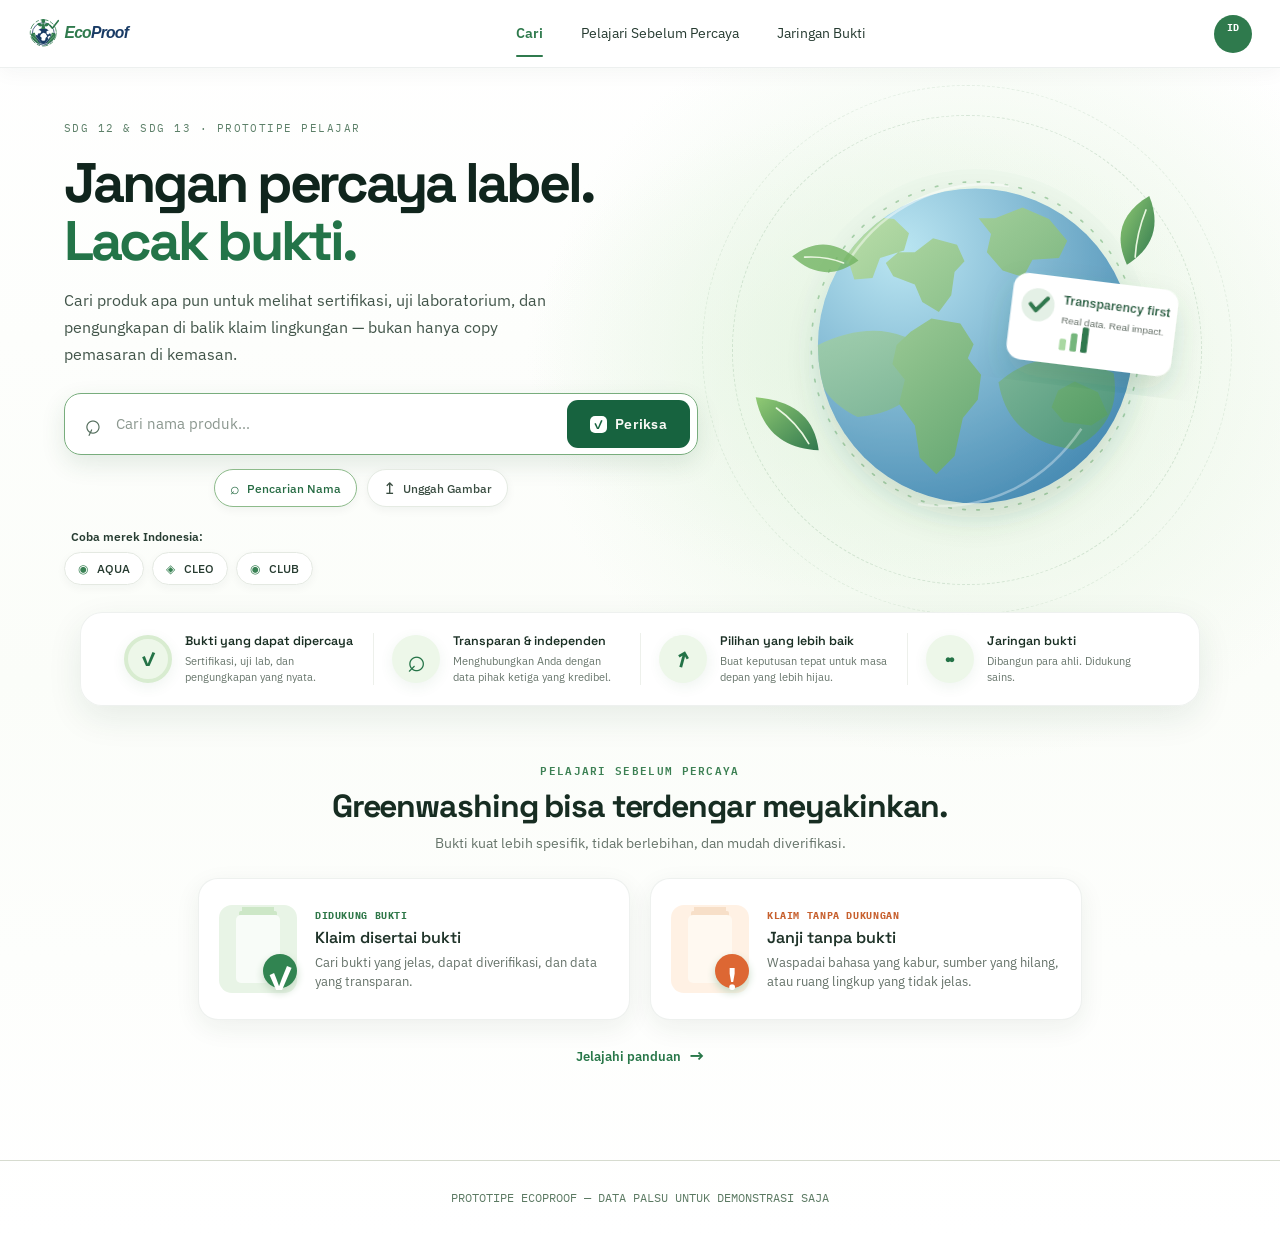
<file: index.html>
<!DOCTYPE html>
<html lang="id">
<head>
<meta charset="UTF-8">
<meta name="viewport" content="width=device-width, initial-scale=1.0">
<title>EcoProof — Evidence Before Marketing</title>
<link rel="preconnect" href="https://fonts.googleapis.com">
<link href="https://fonts.googleapis.com/css2?family=Space+Grotesk:wght@400;500;600;700&family=IBM+Plex+Sans:wght@400;500;600&family=IBM+Plex+Mono:wght@400;500;600&display=swap" rel="stylesheet">
<link rel="stylesheet" href="style.css?v=20260929-layoutfix">
</head>
<body>

<header class="site-header">
  <a class="logo" href="index.html" aria-label="EcoProof home"><img src="ecoproof-logo.svg?v=20260929-layoutfix" alt="EcoProof" /></a>
  <nav id="primaryNav">
    <a href="index.html" class="active" data-i18n="nav.search">Search</a>
    <a href="learn.html" data-i18n="nav.learn">Learn Before You Believe</a>
    <a href="evidence.html" data-i18n="nav.evidence">Evidence Network</a>
  </nav>
  <div class="header-actions">
    <button class="menu-toggle" id="menuToggle" type="button" aria-controls="primaryNav" aria-expanded="false" aria-label="Open navigation" onclick="toggleNav()"><span class="menu-glyph" aria-hidden="true">☰</span></button>
    <button class="lang-switch" type="button" onclick="toggleLanguage()" aria-label="Switch language">
      <span data-i18n="lang.toggle">EN / ID</span>
    </button>
  </div>
</header>

<main class="home-main">
  <section class="hero home-hero">
    <div class="hero-copy">
      <span class="eyebrow" data-i18n="hero.badge">SDG 12 &amp; SDG 13 · Student Prototype</span>
      <h1 data-i18n="hero.title">Don't trust the label.<br><em>Trace the evidence.</em></h1>
      <p class="sub" data-i18n="hero.subtitle">Search any product to see the certifications, lab tests, and disclosures behind its environmental claims — not just the marketing copy on the box.</p>

      <div class="search-box">
        <span class="search-symbol" aria-hidden="true">⌕</span>
        <input id="searchInput" type="text" data-i18n-placeholder="search.placeholder" placeholder="Search a product name…" />
        <button onclick="runSearch()" data-i18n="search.button">Verify</button>
      </div>
      <div class="search-modes">
        <button class="mode-chip active" id="nameSearchMode" type="button" aria-pressed="true" onclick="setSearchMode('name')" data-i18n="search.mode.name">Name Search</button>
        <button class="mode-chip" id="imageSearchMode" type="button" aria-pressed="false" onclick="setSearchMode('image')" data-i18n="search.mode.image">Upload Image</button>
        <input id="productImageInput" type="file" accept="image/*" hidden />
      </div>
      <div class="image-upload-preview" id="imageUploadPreview" hidden aria-live="polite">
        <img id="uploadedProductImage" alt="Selected product" />
        <div><strong data-i18n="image.preview.title">Image selected</strong><p data-i18n="image.preview.note">Automatic image recognition is not available in this demo yet. Enter the product name above to check its evidence.</p></div>
        <button type="button" id="clearImagePreview" aria-label="Remove selected image" data-i18n-aria-label="image.preview.remove" onclick="clearImagePreview()">×</button>
      </div>

      <div class="try-row">
        <span class="try-label" data-i18n="search.demo.label">Try an Indonesian brand:</span>
        <div class="try-chips">
          <span class="try-chip" onclick="demo('AQUA')"><span aria-hidden="true">◉</span> AQUA</span>
          <span class="try-chip" onclick="demo('CLEO')"><span aria-hidden="true">◈</span> CLEO</span>
          <span class="try-chip" onclick="demo('CLUB')"><span aria-hidden="true">◉</span> CLUB</span>
        </div>
      </div>
    </div>
    <div class="hero-art" aria-hidden="true">
      <img src="hero-globe.svg?v=20260929-layoutfix" alt="" />
      <span class="art-orbit orbit-one"></span>
      <span class="art-orbit orbit-two"></span>
    </div>
  </section>

  <section class="trust-strip" aria-label="EcoProof principles">
    <article class="trust-item">
      <span class="trust-icon shield-icon" aria-hidden="true">✓</span>
      <div><h2 data-i18n="trust.card1.title">Evidence you can trust</h2><p data-i18n="trust.card1.text">Real certifications, lab tests, and disclosures.</p></div>
    </article>
    <article class="trust-item">
      <span class="trust-icon search-icon" aria-hidden="true">⌕</span>
      <div><h2 data-i18n="trust.card2.title">Transparent &amp; independent</h2><p data-i18n="trust.card2.text">We connect you to credible third-party data.</p></div>
    </article>
    <article class="trust-item">
      <span class="trust-icon leaf-icon" aria-hidden="true">↗</span>
      <div><h2 data-i18n="trust.card3.title">Better choices</h2><p data-i18n="trust.card3.text">Make informed decisions for a greener future.</p></div>
    </article>
    <article class="trust-item">
      <span class="trust-icon people-icon" aria-hidden="true">●●</span>
      <div><h2 data-i18n="trust.card4.title">Evidence network</h2><p data-i18n="trust.card4.text">Built by experts. Backed by science.</p></div>
    </article>
  </section>

  <section id="results"></section>

  <section id="how-to-use" class="learn-preview">
    <div class="learn-preview-heading">
    <span class="section-kicker" data-i18n="learn.preview.kicker">Learn before you believe</span>
    <h2 data-i18n="learn.preview.title">Greenwashing can sound convincing.</h2>
    <p data-i18n="learn.preview.subtitle">Strong evidence is quieter, more specific, and easier to verify.</p>
    </div>
    <div class="learn-preview-grid">
    <article class="learn-preview-card supported-card">
      <span class="preview-illustration document-check" aria-hidden="true"><span>✓</span></span>
      <div><span class="preview-tag" data-i18n="learn.preview.good.tag">Well supported</span><h3 data-i18n="learn.preview.good.title">Claims backed by proof</h3><p data-i18n="learn.preview.good.text">Look for clear, verifiable evidence and transparent data.</p></div>
    </article>
    <article class="learn-preview-card unsupported-card">
      <span class="preview-illustration document-alert" aria-hidden="true"><span>!</span></span>
      <div><span class="preview-tag" data-i18n="learn.preview.bad.tag">Unsupported claim</span><h3 data-i18n="learn.preview.bad.title">Promises without proof</h3><p data-i18n="learn.preview.bad.text">Watch for vague language, missing sources, or unclear scope.</p></div>
    </article>
    </div>
    <a class="learn-more-link" href="learn.html" data-i18n="learn.preview.link">Explore the guide <span aria-hidden="true">→</span></a>
  </section>
</main>

<footer data-i18n="footer.text">ECOPROOF PROTOTYPE — DUMMY DATA FOR DEMONSTRATION ONLY</footer>

<script src="script.js?v=20260929-layoutfix"></script>

</body>
</html>
</file>
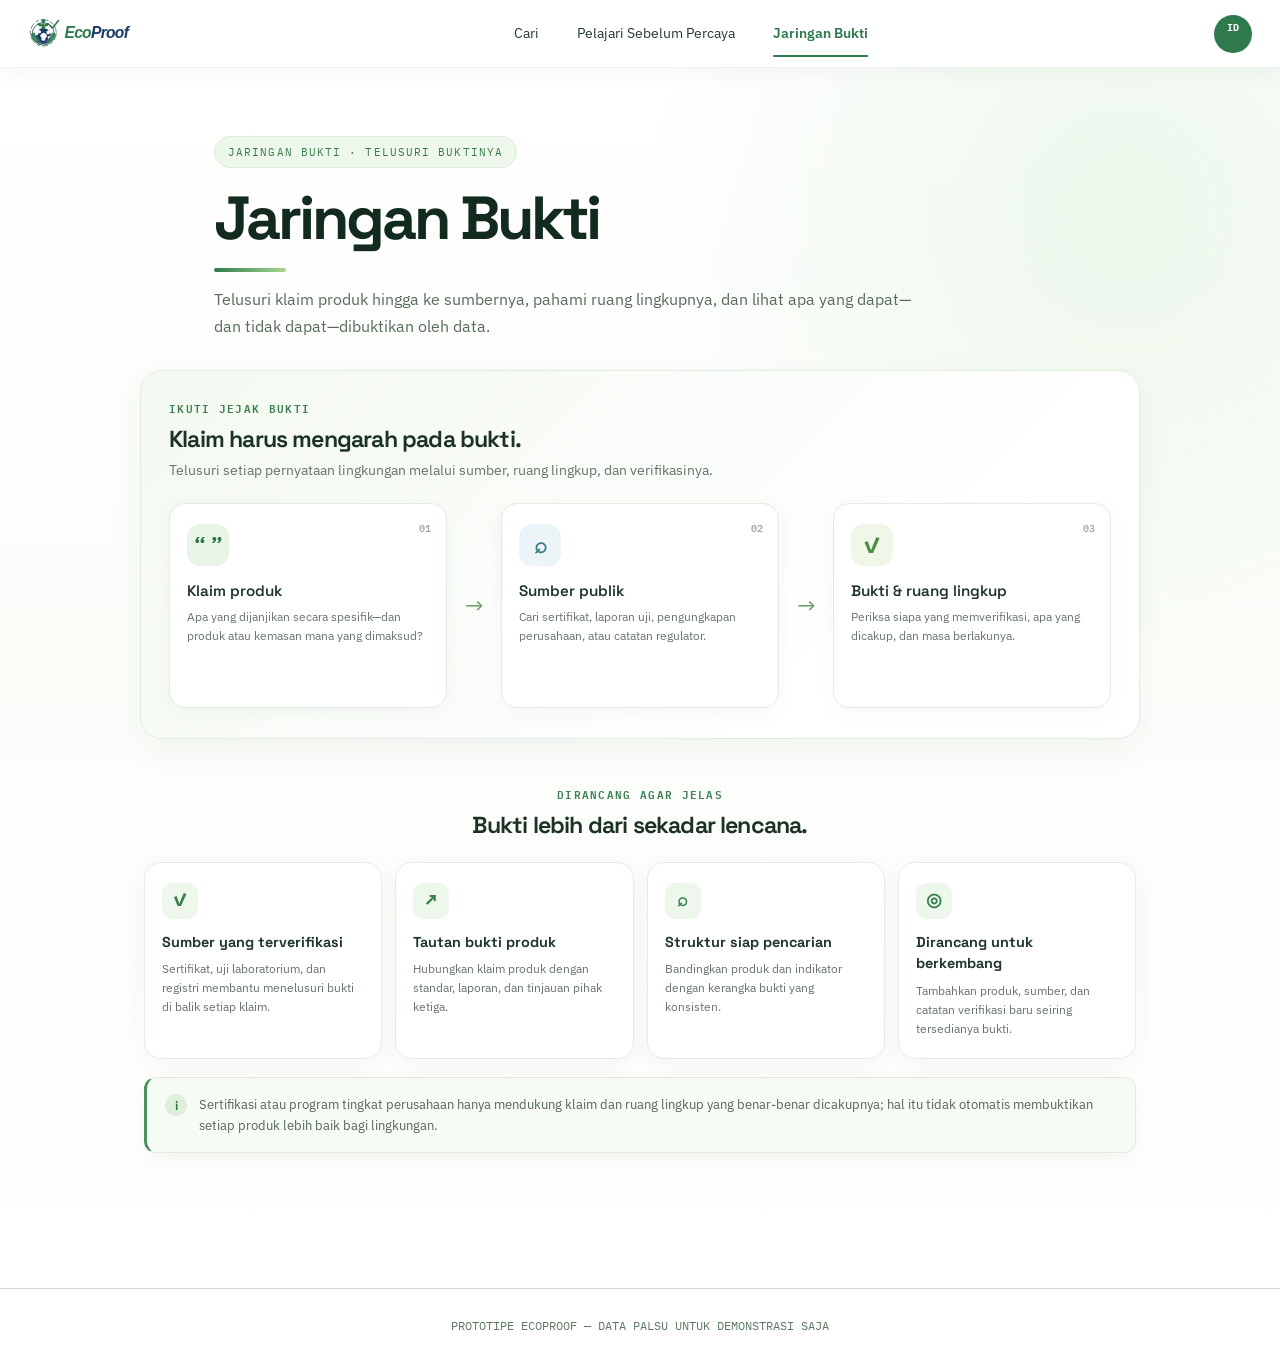
<file: evidence.html>
<!DOCTYPE html>
<html lang="id">
<head>
<meta charset="UTF-8">
<meta name="viewport" content="width=device-width, initial-scale=1.0">
<title>EcoProof — Evidence Network</title>
<link rel="preconnect" href="https://fonts.googleapis.com">
<link href="https://fonts.googleapis.com/css2?family=Space+Grotesk:wght@400;500;600;700&family=IBM+Plex+Sans:wght@400;500;600&family=IBM+Plex+Mono:wght@400;500;600&display=swap" rel="stylesheet">
<link rel="stylesheet" href="style.css?v=20260929-layoutfix">
</head>
<body>

<header class="site-header">
  <a class="logo" href="index.html" aria-label="EcoProof home"><img src="ecoproof-logo.svg?v=20260929-layoutfix" alt="EcoProof" /></a>
  <nav id="primaryNav">
    <a href="index.html" data-i18n="nav.search">Search</a>
    <a href="learn.html" data-i18n="nav.learn">Learn Before You Believe</a>
    <a href="evidence.html" class="active" data-i18n="nav.evidence">Evidence Network</a>
  </nav>
  <div class="header-actions">
    <button class="menu-toggle" id="menuToggle" type="button" aria-controls="primaryNav" aria-expanded="false" aria-label="Open navigation" onclick="toggleNav()"><span class="menu-glyph" aria-hidden="true">☰</span></button>
    <button class="lang-switch" type="button" onclick="toggleLanguage()" aria-label="Switch language">
      <span data-i18n="lang.toggle">EN / ID</span>
    </button>
  </div>
</header>

<main class="page-shell secondary-page evidence-page">
  <section class="page-hero evidence-hero">
    <span class="eyebrow" data-i18n="evidence.badge">Evidence Network</span>
    <h1 data-i18n="evidence.title">Evidence Network</h1>
    <p class="sub" data-i18n="evidence.subtitle">Trace a product claim back to its source, understand its scope, and see what the evidence does—and does not—prove.</p>
  </section>

  <section class="network-flow">
    <div class="network-flow-heading"><span class="section-kicker" data-i18n="evidence.flow.kicker">Follow the evidence</span><h2 data-i18n="evidence.panelTitle">A claim should lead to proof.</h2><p data-i18n="evidence.panelSub">Trace each environmental statement through its source, scope, and verification.</p></div>
    <div class="flow-track">
      <article class="flow-card"><span class="flow-step">01</span><span class="flow-icon claim-icon" aria-hidden="true">“ ”</span><h3 data-i18n="evidence.flow.claim.title">Product claim</h3><p data-i18n="evidence.flow.claim.text">What exactly is being promised—and which product or package does it refer to?</p></article>
      <span class="flow-arrow" aria-hidden="true">→</span>
      <article class="flow-card"><span class="flow-step">02</span><span class="flow-icon source-icon" aria-hidden="true">⌕</span><h3 data-i18n="evidence.flow.source.title">Public source</h3><p data-i18n="evidence.flow.source.text">Find the certificate, test report, company disclosure, or regulator record.</p></article>
      <span class="flow-arrow" aria-hidden="true">→</span>
      <article class="flow-card"><span class="flow-step">03</span><span class="flow-icon scope-icon" aria-hidden="true">✓</span><h3 data-i18n="evidence.flow.scope.title">Evidence &amp; scope</h3><p data-i18n="evidence.flow.scope.text">Check who verified it, what it covers, and when it remains valid.</p></article>
    </div>
  </section>

  <section class="network-features">
    <div class="network-features-heading"><span class="section-kicker" data-i18n="evidence.sources.kicker">Built for clarity</span><h2 data-i18n="evidence.sources.title">Evidence is more than a badge.</h2></div>
    <div class="feature-grid">
      <article class="feature-card"><span class="network-card-icon">✓</span><h4 data-i18n="evidence.card1.title">Verified sources</h4><p data-i18n="evidence.card1.text">Certificates, lab tests, and registries help trace the proof behind each claim.</p></article>
      <article class="feature-card"><span class="network-card-icon">↗</span><h4 data-i18n="evidence.card2.title">Product evidence links</h4><p data-i18n="evidence.card2.text">Connect product claims to standards, reports, and third-party reviews.</p></article>
      <article class="feature-card"><span class="network-card-icon">⌕</span><h4 data-i18n="evidence.card3.title">Search-ready structure</h4><p data-i18n="evidence.card3.text">Compare products and indicators through a consistent evidence framework.</p></article>
      <article class="feature-card"><span class="network-card-icon">◎</span><h4 data-i18n="evidence.card4.title">Designed to grow</h4><p data-i18n="evidence.card4.text">Add new products, sources, and verification records as evidence becomes available.</p></article>
    </div>
    <div class="callout-box network-note"><span class="note-mark" aria-hidden="true">i</span><p data-i18n="evidence.note">A certification or company-wide program only supports the claim and scope it actually covers; it does not automatically prove every product is environmentally superior.</p></div>
  </section>
</main>

<footer data-i18n="footer.text">ECOPROOF PROTOTYPE — DUMMY DATA FOR DEMONSTRATION ONLY</footer>

<script src="script.js?v=20260929-layoutfix"></script>
</body>
</html>
</file>
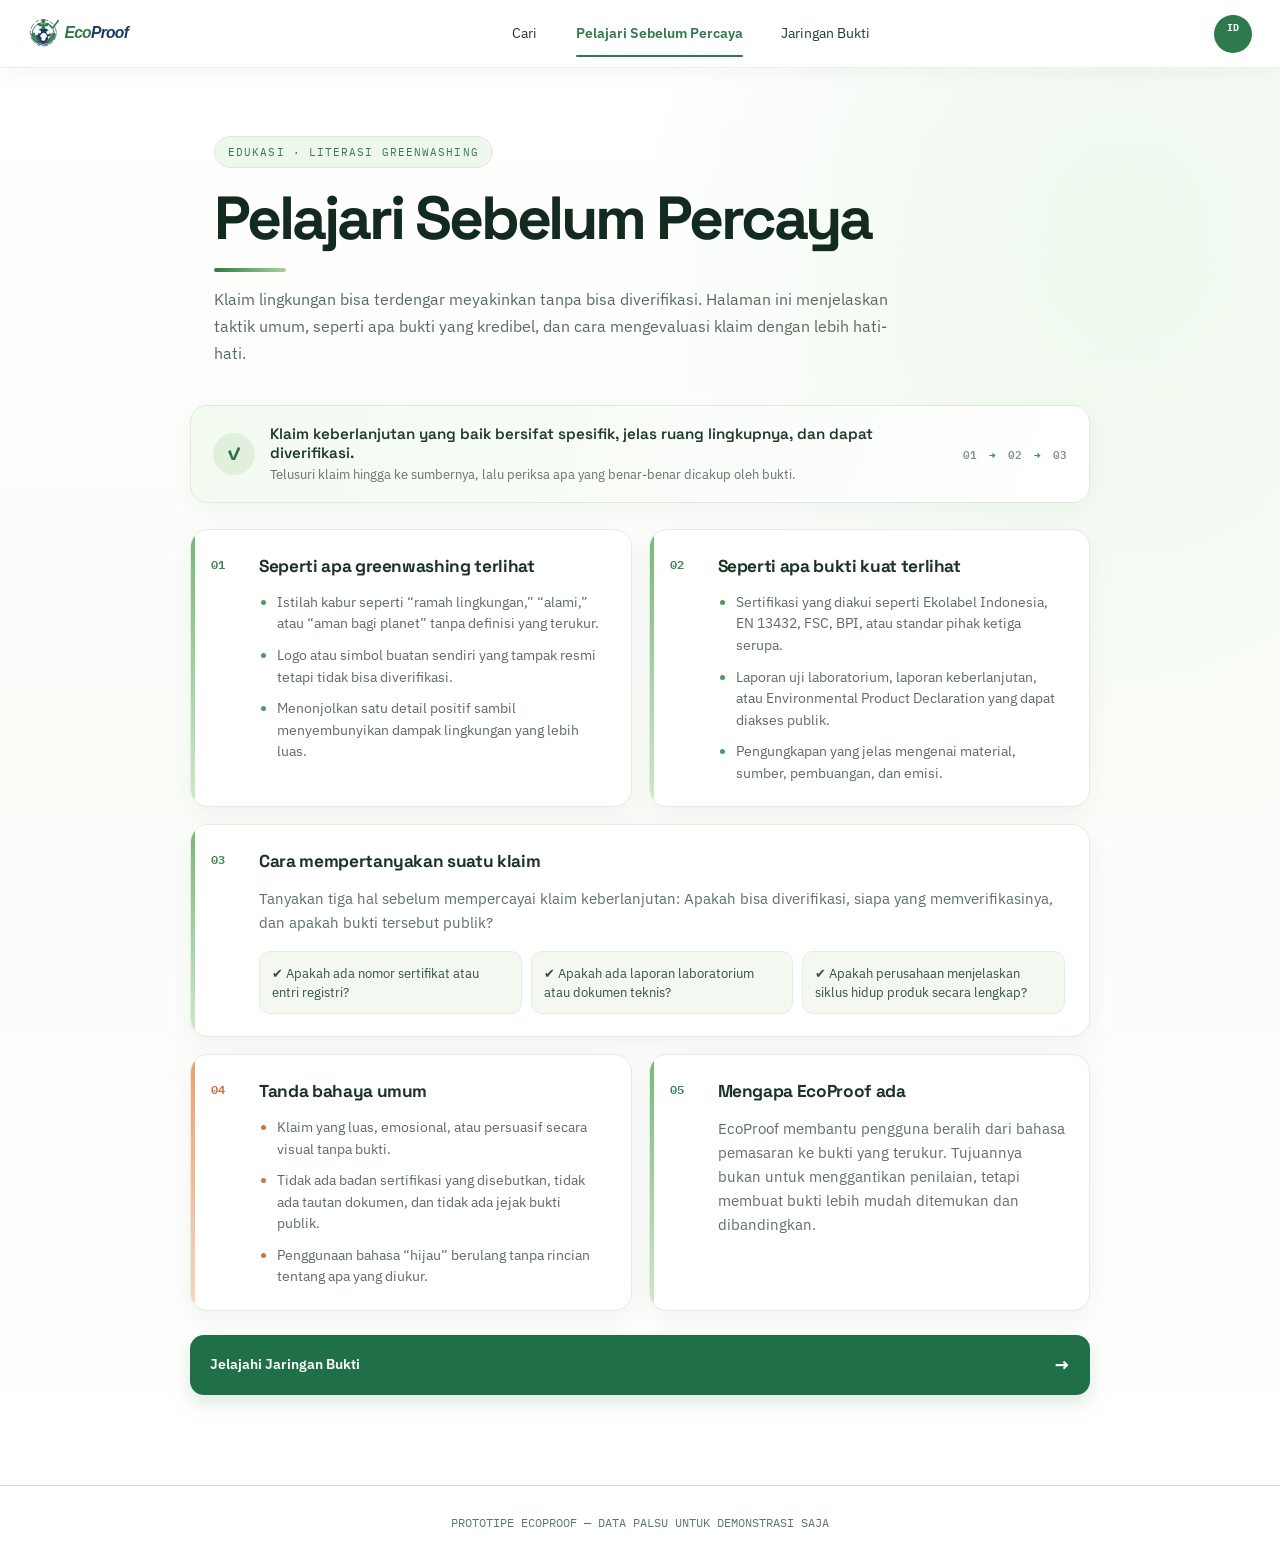
<file: learn.html>
<!DOCTYPE html>
<html lang="id">
<head>
<meta charset="UTF-8">
<meta name="viewport" content="width=device-width, initial-scale=1.0">
<title>EcoProof — Learn Before You Believe</title>
<link rel="preconnect" href="https://fonts.googleapis.com">
<link href="https://fonts.googleapis.com/css2?family=Space+Grotesk:wght@400;500;600;700&family=IBM+Plex+Sans:wght@400;500;600&family=IBM+Plex+Mono:wght@400;500;600&display=swap" rel="stylesheet">
<link rel="stylesheet" href="style.css?v=20260929-layoutfix">
</head>
<body>

<header class="site-header">
  <a class="logo" href="index.html" aria-label="EcoProof home"><img src="ecoproof-logo.svg?v=20260929-layoutfix" alt="EcoProof" /></a>
  <nav id="primaryNav">
    <a href="index.html" data-i18n="nav.search">Search</a>
    <a href="learn.html" class="active" data-i18n="nav.learn">Learn Before You Believe</a>
    <a href="evidence.html" data-i18n="nav.evidence">Evidence Network</a>
  </nav>
  <div class="header-actions">
    <button class="menu-toggle" id="menuToggle" type="button" aria-controls="primaryNav" aria-expanded="false" aria-label="Open navigation" onclick="toggleNav()"><span class="menu-glyph" aria-hidden="true">☰</span></button>
    <button class="lang-switch" type="button" onclick="toggleLanguage()" aria-label="Switch language">
      <span data-i18n="lang.toggle">EN / ID</span>
    </button>
  </div>
</header>

<main class="page-shell secondary-page learn-page">
  <section class="page-hero">
    <span class="eyebrow" data-i18n="learn.badge">Education · Greenwashing Literacy</span>
    <h1 data-i18n="learn.title">Learn Before You Believe</h1>
    <p class="sub" data-i18n="learn.subtitle">Environmental claims can sound convincing without being verifiable. This page breaks down common tactics, what credible evidence looks like, and how to evaluate claims more carefully.</p>
  </section>

  <section class="learning-banner">
    <span class="learning-banner-icon" aria-hidden="true">✓</span>
    <div><strong data-i18n="learn.banner.title">A good sustainability claim is specific, scoped, and verifiable.</strong><p data-i18n="learn.banner.text">Follow the claim to its source, then check what the evidence really covers.</p></div>
    <span class="learning-flow" aria-hidden="true">01 <b>→</b> 02 <b>→</b> 03</span>
  </section>

  <section class="learn-grid">
    <article class="learn-card">
      <span class="lesson-number">01</span>
      <h3 data-i18n="learn.card1.title">What greenwashing looks like</h3>
      <ul>
        <li data-i18n="learn.card1.item1">Vague terms like “eco-friendly,” “natural,” or “planet-safe” without a measurable definition.</li>
        <li data-i18n="learn.card1.item2">Self-made logos or symbols that look official but cannot be verified.</li>
        <li data-i18n="learn.card1.item3">Highlighting one positive detail while hiding the broader environmental impact.</li>
      </ul>
    </article>

    <article class="learn-card">
      <span class="lesson-number">02</span>
      <h3 data-i18n="learn.card2.title">What strong evidence looks like</h3>
      <ul>
        <li data-i18n="learn.card2.item1">Recognized certifications such as EN 13432, FSC, BPI, or similar third-party standards.</li>
        <li data-i18n="learn.card2.item2">Publicly accessible lab reports, sustainability reports, or Environmental Product Declarations.</li>
        <li data-i18n="learn.card2.item3">Clear disclosures around materials, sourcing, disposal, and emissions.</li>
      </ul>
    </article>

    <article class="learn-card wide">
      <span class="lesson-number">03</span>
      <h3 data-i18n="learn.card3.title">How to question a claim</h3>
      <p data-i18n="learn.card3.text">Ask three things before trusting a sustainability claim: Can it be verified, who verified it, and is the evidence public?</p>
      <div class="check-list">
        <div class="check-item" data-i18n="learn.card3.item1">✔ Is there a certificate number or registry entry?</div>
        <div class="check-item" data-i18n="learn.card3.item2">✔ Is there a lab report or technical document?</div>
        <div class="check-item" data-i18n="learn.card3.item3">✔ Does the company explain the full product lifecycle?</div>
      </div>
    </article>

    <article class="learn-card">
      <span class="lesson-number">04</span>
      <h3 data-i18n="learn.card4.title">Common red flags</h3>
      <ul>
        <li data-i18n="learn.card4.item1">Claims that are broad, emotional, or visually persuasive without proof.</li>
        <li data-i18n="learn.card4.item2">No named certification body, no document link, and no public evidence trail.</li>
        <li data-i18n="learn.card4.item3">Repeated use of “green” language without details about what is being measured.</li>
      </ul>
    </article>

    <article class="learn-card">
      <span class="lesson-number">05</span>
      <h3 data-i18n="learn.card5.title">Why EcoProof exists</h3>
      <p data-i18n="learn.card5.text">EcoProof helps users move from marketing language to measurable evidence. The goal is not to replace judgment, but to make evidence easier to find and compare.</p>
    </article>
  </section>
  <a class="secondary-cta" href="evidence.html"><span data-i18n="learn.cta">Explore the Evidence Network</span><b aria-hidden="true">→</b></a>
</main>

<footer data-i18n="footer.text">ECOPROOF PROTOTYPE — DUMMY DATA FOR DEMONSTRATION ONLY</footer>

<script src="script.js?v=20260929-layoutfix"></script>
</body>
</html>
</file>
<file: style.css>
:root{
    --ink:#16241C;
    --paper:#FAFAF6;
    --paper-dim:#F1F1EA;
    --line:#D6DBCF;
    --green:#2F7A4D;
    --green-soft:#E4F0E6;
    --amber:#B8811F;
    --amber-soft:#F5EBD6;
    --red:#AC3B2E;
    --red-soft:#F5E1DD;
    --sage:#5C7A63;
    --display: 'Space Grotesk', sans-serif;
    --body: 'IBM Plex Sans', sans-serif;
    --mono: 'IBM Plex Mono', monospace;
  }
  *{box-sizing:border-box; margin:0; padding:0;}
  html{scroll-behavior:smooth;}
  body{
    background:
      radial-gradient(circle at top left, rgba(47,122,77,0.12), transparent 28%),
      linear-gradient(180deg, #fcfcf8 0%, var(--paper) 100%);
    color:var(--ink);
    font-family:var(--body);
    line-height:1.5;
    -webkit-font-smoothing:antialiased;
    position:relative;
    overflow-x:hidden;
  }
  body::before, body::after{
    content:'';
    position:fixed;
    pointer-events:none;
    z-index:-1;
    border-radius:50%;
    filter:blur(36px);
    opacity:0.45;
  }
  body::before{
    width:320px; height:320px; background:rgba(47,122,77,0.12); top:-90px; left:-70px;
  }
  body::after{
    width:260px; height:260px; background:rgba(184,129,31,0.12); bottom:-60px; right:-40px;
  }
  a{color:inherit;}

  /* ===== Header ===== */
  header{
    display:flex; align-items:center; justify-content:space-between;
    padding:22px 40px;
    border-bottom:1px solid var(--line);
    position:sticky; top:0; background:rgba(250,250,246,0.92); backdrop-filter:blur(6px);
    z-index:50;
    box-shadow:0 8px 24px rgba(22,36,28,0.04);
  }
  .logo{
    display:flex; align-items:center; flex-shrink:0; line-height:0;
  }
  .logo img{
    display:block; width:56px; height:62px; object-fit:contain;
  }
  nav{display:flex; gap:24px; align-items:center; font-size:0.92rem; color:var(--sage); flex-wrap:wrap;}
  nav a{cursor:pointer; transition:color .15s;}
  nav a:hover, nav a.active{color:var(--green);}
  nav a.active{font-weight:600;}
  .lang-switch{border:1px solid var(--line); background:white; color:var(--ink); padding:6px 10px; border-radius:999px; cursor:pointer; font-family:var(--mono); font-size:0.75rem;}
  .lang-switch:hover{border-color:var(--green); color:var(--green);}

  /* ===== Hero / Search ===== */
  .hero{
    max-width:760px; margin:0 auto; padding:90px 24px 70px; text-align:center;
    background:linear-gradient(135deg, rgba(228,240,230,0.65), rgba(250,250,246,0.95));
    border:1px solid rgba(214,219,207,0.9);
    border-radius:30px;
    box-shadow:0 18px 45px rgba(22,36,28,0.06);
  }
  .eyebrow{
    font-family:var(--mono); font-size:0.75rem; letter-spacing:0.12em; text-transform:uppercase;
    color:var(--sage); margin-bottom:18px; display:inline-block;
    border:1px solid var(--line); padding:6px 14px; border-radius:100px;
  }
  h1{
    font-family:var(--display); font-weight:600; font-size:2.7rem; line-height:1.12;
    letter-spacing:-0.02em; margin-bottom:18px;
  }
  h1 em{font-style:normal; color:var(--green);}
  .sub{
    color:#465248; font-size:1.05rem; max-width:520px; margin:0 auto 40px;
  }

  .search-box{
    background:white; border:1.5px solid var(--ink); border-radius:16px;
    padding:6px; display:flex; gap:6px; box-shadow:8px 8px 0 rgba(214,219,207,0.8);
  }
  .search-box input{
    flex:1; border:none; outline:none; padding:14px 16px; font-family:var(--body);
    font-size:1rem; background:transparent;
  }
  .search-box button{
    background:var(--ink); color:var(--paper); border:none; border-radius:8px;
    padding:0 24px; font-family:var(--body); font-weight:600; font-size:0.95rem;
    cursor:pointer; transition:background .15s;
  }
  .search-box button:hover{background:var(--green);}

  .search-modes{
    display:flex; justify-content:center; gap:10px; margin-top:16px; flex-wrap:wrap;
  }
  .mode-chip{
    font-family:var(--mono); font-size:0.78rem; padding:7px 14px; border-radius:100px;
    border:1px solid var(--line); color:var(--sage); cursor:pointer; transition:all .15s; background:white;
  }
  .mode-chip.active{border-color:var(--green); color:var(--green); background:var(--green-soft);}

  .try-row{margin-top:34px; font-size:0.85rem; color:var(--sage);}
  .try-chip{
    font-family:var(--mono); font-size:0.8rem; color:var(--ink); background:var(--paper-dim);
    border:1px solid var(--line); padding:5px 12px; border-radius:6px; cursor:pointer; margin:4px;
    display:inline-block; transition:all .15s;
  }
  .try-chip:hover{border-color:var(--green); color:var(--green);}

  /* ===== Results ===== */
  #results{display:none; max-width:900px; margin:0 auto; padding:0 24px 100px;}
  .video-section{max-width:1200px; margin:0 auto 60px; padding:0 24px;}
  .video-shell{display:grid; grid-template-columns:minmax(0, 2fr) minmax(280px, 1fr); gap:40px; align-items:center;}
  .video-frame{width:100%; aspect-ratio:16/9; overflow:hidden; border-radius:18px; border:1px solid var(--line); box-shadow:4px 4px 0 rgba(0,0,0,0.03);}
  .video-frame iframe{width:100%; height:100%; display:block; border:0;}
  .video-copy .panel-title{margin-top:0;}
  .video-copy .sub{margin-top:10px; color:#465248;}

  .chat-widget-container{
    position:fixed;
    right:24px;
    bottom:24px;
    z-index:90;
    display:flex;
    flex-direction:column;
    align-items:flex-end;
    gap:10px;
    pointer-events:none;
  }
  .chat-widget{
    display:flex;
    flex-direction:column;
    align-items:flex-end;
    pointer-events:auto;
  }
  .chat-widget-toggle{
    background:var(--green);
    color:var(--paper);
    border:none;
    border-radius:999px;
    padding:12px 18px;
    cursor:pointer;
    font-weight:700;
    box-shadow:0 12px 30px rgba(47,122,77,0.22);
    transition:transform .2s ease, background .2s ease;
  }
  .chat-widget-toggle:hover{background:#24603b; transform:translateY(-1px);}
  .chat-widget-panel{
    width:320px;
    max-width:calc(100vw - 32px);
    background:white;
    border:1px solid var(--line);
    border-radius:24px;
    box-shadow:0 24px 48px rgba(22,36,28,0.16);
    overflow:hidden;
    transition:transform .25s ease, opacity .25s ease;
  }
  .chat-widget-panel.closed{
    transform:translateY(96%);
    opacity:0;
    pointer-events:none;
  }
  .chat-widget-header{
    display:flex;
    align-items:center;
    justify-content:space-between;
    gap:12px;
    padding:16px 18px;
    background:var(--paper);
    border-bottom:1px solid var(--line);
    font-weight:700;
  }
  .chat-widget-close{
    background:transparent;
    border:none;
    font-size:1.2rem;
    cursor:pointer;
    color:var(--ink);
  }
  .chat-widget-body{
    padding:16px 18px;
    font-size:0.93rem;
    color:#42503f;
  }
  .chat-widget-body p{margin:0;}

  @media(max-width:840px){
    .video-section{max-width:480px;}
    .video-shell{grid-template-columns:1fr; gap:20px;}
    .video-frame{max-width:360px; margin:0 auto;}
  }
  .note-banner{
    max-width:900px; margin:0 auto 20px; padding:16px 18px; border-radius:12px;
    background:var(--green-soft); border:1px solid var(--green); color:var(--green);
    font-family:var(--mono); font-size:0.95rem; line-height:1.5;
  }
  .result-header{
    display:flex; gap:24px; align-items:flex-start; padding:36px 0 28px; border-bottom:1px solid var(--line);
  }
  .stamp{
    width:104px; height:104px; border-radius:50%; flex-shrink:0;
    display:flex; flex-direction:column; align-items:center; justify-content:center;
    font-family:var(--mono); border:2.5px dashed;
    transform:rotate(-4deg);
  }
  .stamp .score{font-size:1.9rem; font-weight:600; font-family:var(--display); line-height:1;}
  .stamp .label{font-size:0.6rem; text-transform:uppercase; letter-spacing:0.06em; margin-top:2px;}
  .stamp.green{border-color:var(--green); color:var(--green); background:var(--green-soft);}
  .stamp.amber{border-color:var(--amber); color:var(--amber); background:var(--amber-soft);}
  .stamp.red{border-color:var(--red); color:var(--red); background:var(--red-soft);}

  .result-meta{flex:1;}
  .result-meta .pname{font-family:var(--display); font-size:1.5rem; font-weight:600; margin-bottom:4px;}
  .result-meta .pcat{font-family:var(--mono); font-size:0.78rem; color:var(--sage); margin-bottom:14px;}
  .verdict-tag{
    display:inline-block; font-family:var(--mono); font-size:0.72rem; text-transform:uppercase;
    letter-spacing:0.08em; padding:5px 12px; border-radius:4px; font-weight:600;
  }
  .verdict-tag.green{background:var(--green-soft); color:var(--green);}
  .verdict-tag.amber{background:var(--amber-soft); color:var(--amber);}
  .verdict-tag.red{background:var(--red-soft); color:var(--red);}

  .summary-box{
    background:var(--paper-dim); border-left:3px solid var(--ink); padding:18px 20px;
    margin:26px 0; font-size:0.95rem; color:#2c362e;
  }
  .summary-box .tag{font-family:var(--mono); font-size:0.72rem; color:var(--sage); text-transform:uppercase; letter-spacing:0.08em; display:block; margin-bottom:8px;}
  .summary-loading{color:var(--sage); font-style:italic;}

  .panel-title{
    font-family:var(--display); font-weight:600; font-size:1.15rem; margin:38px 0 4px;
  }
  .panel-sub{font-size:0.85rem; color:var(--sage); margin-bottom:20px;}

  .indicator-list{display:flex; flex-direction:column; border-top:1px solid var(--line);}
  .indicator{
    display:flex; align-items:flex-start; gap:16px; padding:16px 4px;
    border-bottom:1px solid var(--line);
    transition:background .16s ease, border-radius .16s ease;
  }
  .indicator:hover{background:rgba(241,241,234,0.65); border-radius:10px;}
  .indicator .icon{
    width:26px; height:26px; border-radius:50%; flex-shrink:0; margin-top:2px;
    display:flex; align-items:center; justify-content:center; font-size:0.8rem; font-weight:700;
  }
  .icon.positive{background:var(--green-soft); color:var(--green);}
  .icon.neutral{background:var(--amber-soft); color:var(--amber);}
  .icon.negative{background:var(--red-soft); color:var(--red);}
  .indicator .body{flex:1;}
  .indicator .name{font-weight:600; font-size:0.93rem;}
  .indicator .desc{font-size:0.85rem; color:#5a655c; margin-top:3px;}
  .source-links{display:flex;align-items:baseline;flex-wrap:wrap;gap:5px;margin-top:7px;color:#78867a;font-size:.72rem;line-height:1.5;}
  .source-links>span{font-family:var(--mono);font-size:.65rem;text-transform:uppercase;letter-spacing:.05em;color:#6d806f;}
  .source-links a{color:#287749;text-decoration:none;border-bottom:1px solid rgba(40,119,73,.24);}
  .source-links a:hover{color:#155b35;border-bottom-color:#155b35;}

  .learn-strip{
    max-width:900px; margin:0 auto 100px; padding:0 24px;
  }
  .learn-strip .panel-title{margin-top:0;}
  .learn-strip:target{padding-top:18px;}
  .learn-link-row{margin-top:18px;}
  .learn-link-row a{font-family:var(--mono); font-size:0.8rem; color:var(--green); text-decoration:none;}
  .learn-link-row a:hover{text-decoration:underline;}
  .feature-grid{display:grid; grid-template-columns:1fr 1fr; gap:16px; margin:22px 0 18px;}
  .feature-card, .callout-box, .case-card, .learn-card{border:1px solid var(--line); border-radius:14px; padding:18px; background:white; box-shadow:0 10px 24px rgba(22,36,28,0.04); transition:transform .2s ease, box-shadow .2s ease, border-color .2s ease;}
  .feature-card:hover, .callout-box:hover, .case-card:hover, .learn-card:hover{transform:translateY(-3px); box-shadow:0 16px 32px rgba(22,36,28,0.08); border-color:var(--green);}
  .feature-card h4, .case-card h4, .learn-card h3{font-family:var(--display); font-size:1rem; margin-bottom:8px;}
  .feature-card ul, .learn-card ul{padding-left:18px; color:#5a655c; font-size:0.9rem; display:grid; gap:8px;}
  .callout-box{margin:0 0 20px; color:#2f3b31; font-size:0.95rem; border-left:3px solid var(--green);}
  .case-grid{display:grid; grid-template-columns:1fr 1fr; gap:16px; margin-top:20px;}
  .case-card .ctag{font-family:var(--mono); font-size:0.7rem; text-transform:uppercase; letter-spacing:0.08em; color:var(--sage); margin-bottom:8px; display:block;}
  .case-card p{font-size:0.85rem; color:#5a655c;}
  .page-shell{max-width:980px; margin:0 auto; padding:24px 24px 80px;}
  .page-hero{padding:40px 0 16px; text-align:center;}
  .page-hero .eyebrow{display:inline-flex; align-items:center; justify-content:center; gap:8px; background:var(--paper-dim); color:var(--sage); border:1px solid var(--line); border-radius:100px; font-family:var(--mono); font-size:0.75rem; letter-spacing:0.12em; text-transform:uppercase; padding:8px 14px; margin-bottom:18px;}
  .page-hero h1{font-family:var(--display); font-weight:700; font-size:2.8rem; line-height:1.08; letter-spacing:-0.02em; color:var(--green); margin-bottom:18px;}
  .page-hero .sub{color:#465248; font-size:1.05rem; max-width:680px; margin:0 auto;}
  .learn-grid{display:grid; grid-template-columns:1fr 1fr; gap:16px; margin-top:30px;}
  .learn-card.wide{grid-column:1 / -1;}
  .check-list{display:grid; gap:10px; margin-top:10px;}
  .check-item{font-size:0.92rem; color:#2f3b31; background:var(--paper-dim); padding:10px 12px; border-radius:8px;}

  footer{border-top:1px solid var(--line); padding:28px 40px; text-align:center; font-family:var(--mono); font-size:0.75rem; color:var(--sage);}

  @media(max-width:640px){
    header{padding:16px 20px;}
    nav{display:none;}
    h1{font-size:2rem;}
    .search-box{flex-direction:column;}
    .search-box button{padding:12px; margin-top:4px;}
    .result-header{flex-direction:column; align-items:flex-start;}
    .case-grid, .feature-grid, .learn-grid{grid-template-columns:1fr;}
  }

  :focus-visible{outline:2px solid var(--green); outline-offset:2px;}
  @media (prefers-reduced-motion: reduce){ *{transition:none !important;} }

  /* ===== Reference-inspired homepage ===== */
  body:has(.home-main){
    background:
      radial-gradient(ellipse at 76% 30%, rgba(221,241,216,.72), transparent 32%),
      linear-gradient(180deg, #fff 0%, #fbfdf9 55%, #fff 100%);
    color:#10241c;
  }
  body:has(.home-main)::before{width:0;height:0;}
  body:has(.home-main)::after{width:0;height:0;}
  body:has(.home-main) .chat-widget-container{display:none;}
  .site-header{
    min-height:68px;
    padding:8px max(28px, calc((100vw - 1260px)/2));
    background:rgba(255,255,255,.92);
    border-bottom:1px solid rgba(32,73,52,.08);
    box-shadow:0 4px 20px rgba(25,57,40,.045);
  }
  .site-header .logo img{width:140px;height:48px;object-fit:contain;object-position:left center;}
  .site-header nav{gap:clamp(18px,3vw,42px);font-size:.88rem;color:#263b31;}
  .site-header nav a{text-decoration:none;}
  .site-header nav a.active{color:var(--green);position:relative;}
  .site-header nav a.active::after{content:"";position:absolute;bottom:-13px;left:0;right:0;height:2px;background:var(--green);border-radius:2px;}
  .site-header .lang-switch{width:38px;height:38px;padding:0;border:0;border-radius:50%;background:var(--green);color:white;font-size:0;display:grid;place-items:center;}
  .site-header .lang-switch::before{content:"ID";font-size:.64rem;font-family:var(--mono);font-weight:700;}
  .header-actions{display:flex;align-items:center;gap:10px;}
  .menu-toggle{display:none;width:38px;height:38px;place-items:center;border:1px solid #e1e9de;border-radius:50%;background:#fff;color:#22633d;font-size:1.1rem;cursor:pointer;}
  .menu-glyph{line-height:1;}
  .home-main{max-width:1320px;margin:0 auto;padding:0 34px;}
  .home-hero{
    width:100%;max-width:100%;min-height:490px;margin:0 auto;padding:46px 30px 30px;
    border:0;border-radius:0;box-shadow:none;text-align:left;background:transparent;
    display:grid;grid-template-columns:minmax(0,1.12fr) minmax(380px,.88fr);align-items:center;gap:20px;position:relative;overflow:hidden;
  }
  .home-hero::before{content:"";position:absolute;inset:4% 0 0 38%;background:radial-gradient(ellipse,rgba(225,243,222,.62),transparent 65%);pointer-events:none;}
  .hero-copy{position:relative;z-index:2;max-width:650px;}
  .home-hero .eyebrow{margin:0 0 18px;border:0;border-radius:0;padding:0;background:none;color:#5d8069;font-size:.71rem;letter-spacing:.13em;}
  .home-hero h1{font-size:clamp(2.65rem,4.35vw,4.45rem);line-height:1.04;letter-spacing:-.055em;font-weight:700;margin:0 0 17px;color:#10251d;}
  .home-hero h1 em{color:#237448;font-style:normal;}
  .home-hero .sub{max-width:495px;margin:0 0 25px;color:#42554a;font-size:1.02rem;line-height:1.65;}
  .home-hero .search-box{height:62px;max-width:650px;align-items:center;gap:8px;padding:6px 7px 6px 18px;border:1px solid #78ad7d;border-radius:17px;background:rgba(255,255,255,.96);box-shadow:0 9px 24px rgba(36,93,53,.12);}
  .search-symbol{color:#516b5a;font-size:1.8rem;line-height:1;transform:rotate(-20deg);}
  .home-hero .search-box input{padding:12px 8px;font-size:.91rem;color:#193128;}
  .home-hero .search-box input::placeholder{color:#8b978f;}
  .home-hero .search-box button{height:48px;border-radius:11px;padding:0 23px;background:#17633f;font-size:.85rem;letter-spacing:.02em;}
  .home-hero .search-box button::before{content:"✓";display:inline-grid;place-items:center;width:17px;height:17px;margin-right:8px;border-radius:5px;background:#fff;color:#17633f;font-size:.72rem;}
  .home-hero .search-box button:hover{background:#104d30;}
  .home-hero .search-modes{justify-content:flex-start;margin:14px 0 0 150px;gap:10px;}
  .home-hero .mode-chip{appearance:none;padding:8px 15px;border:1px solid #e5ebe3;border-radius:999px;color:#394c40;font:500 .77rem var(--body);box-shadow:0 3px 10px rgba(20,48,31,.05);cursor:pointer;}
  .home-hero .mode-chip::before{content:"⌕";font-size:1rem;margin-right:7px;vertical-align:-1px;}
  .home-hero .mode-chip + .mode-chip::before{content:"↥";}
  .home-hero .mode-chip.active{background:#fff;border-color:#8dbb8b;color:#266b43;}
  .image-upload-preview{display:flex;align-items:center;gap:12px;max-width:650px;margin-top:12px;padding:11px 13px;border:1px solid #e0eadc;border-radius:13px;background:#f8fcf6;box-shadow:0 5px 16px rgba(36,93,53,.06);}
  .image-upload-preview[hidden]{display:none!important;}
  .image-upload-preview img{width:48px;height:48px;flex:0 0 48px;object-fit:cover;border:1px solid #dce8d8;border-radius:9px;background:#fff;}
  .image-upload-preview strong{display:block;color:#244a31;font:600 .78rem var(--display);}
  .image-upload-preview p{margin:3px 0 0;color:#657469;font-size:.72rem;line-height:1.4;}
  .image-upload-preview button{width:30px;height:30px;flex:0 0 30px;margin-left:auto;border:0;border-radius:50%;background:#eaf3e7;color:#356e42;font-size:1.2rem;cursor:pointer;}
  .home-hero .try-row{margin-top:20px;color:#26392f;font-size:.78rem;}
  .try-label{display:block;margin:0 0 7px 7px;font-weight:600;color:#273d32;}
  .try-chips{display:flex;flex-wrap:wrap;gap:8px;}
  .home-hero .try-chip{margin:0;padding:8px 13px;border:1px solid #e4e9e2;border-radius:999px;background:rgba(255,255,255,.92);color:#263b30;font:500 .76rem var(--body);box-shadow:0 3px 10px rgba(25,52,36,.045);}
  .home-hero .try-chip span{margin-right:6px;color:#398254;}
  .home-hero .try-chip:hover{border-color:#75ad7d;background:#f6fbf5;color:#20633c;transform:translateY(-1px);}
  .hero-art{position:relative;z-index:1;display:flex;align-items:center;justify-content:center;min-height:440px;}
  .hero-art img{display:block;width:min(100%,570px);max-height:480px;object-fit:contain;filter:saturate(.96);position:relative;z-index:2;}
  .art-orbit{position:absolute;border:1px dashed rgba(75,135,83,.18);border-radius:50%;pointer-events:none;}
  .orbit-one{width:470px;height:470px;}
  .orbit-two{width:530px;height:530px;border-color:rgba(75,135,83,.11);}
  .trust-strip{position:relative;z-index:5;max-width:1120px;margin:-3px auto 54px;padding:20px 25px;display:grid;grid-template-columns:repeat(4,1fr);gap:0;border:1px solid rgba(42,82,55,.08);border-radius:22px;background:rgba(255,255,255,.94);box-shadow:0 12px 35px rgba(26,64,40,.09);}
  .trust-item{display:flex;align-items:center;gap:13px;padding:0 18px;min-width:0;}
  .trust-item + .trust-item{border-left:1px solid #edf0eb;}
  .trust-icon{width:48px;height:48px;flex:0 0 48px;border-radius:50%;display:grid;place-items:center;background:#edf7e9;color:#247347;font-size:1.4rem;font-weight:700;box-shadow:0 4px 14px rgba(57,121,70,.08);}
  .shield-icon{border:4px solid #d8ecd0;font-size:1.2rem;}
  .search-icon{font-size:2rem;font-weight:400;}
  .leaf-icon{transform:rotate(-30deg);font-size:1.45rem;}
  .people-icon{font-size:.7rem;letter-spacing:-3px;padding-right:3px;}
  .trust-item h2{font:600 .78rem var(--display);margin-bottom:5px;color:#1b3025;}
  .trust-item p{font-size:.69rem;line-height:1.4;color:#67756b;}
  .learn-preview{max-width:900px;margin:0 auto 90px;padding:0 8px;text-align:center;}
  .learn-preview-heading{margin-bottom:24px;}
  .section-kicker{display:block;margin-bottom:7px;color:#3c8053;font:600 .68rem var(--mono);letter-spacing:.12em;text-transform:uppercase;}
  .learn-preview-heading h2{font:700 clamp(1.55rem,2.5vw,2.05rem) var(--display);letter-spacing:-.035em;color:#172d22;}
  .learn-preview-heading p{margin:7px 0 0;color:#66746a;font-size:.88rem;}
  .learn-preview-grid{display:grid;grid-template-columns:1fr 1fr;gap:20px;text-align:left;}
  .learn-preview-card{display:flex;align-items:center;gap:18px;min-height:142px;padding:20px;border:1px solid rgba(40,76,50,.08);border-radius:20px;background:#fff;box-shadow:0 8px 26px rgba(24,55,34,.07);}
  .preview-illustration{position:relative;display:grid;place-items:center;flex:0 0 78px;height:88px;border-radius:13px;background:#e8f4e6;color:#32834d;font-size:2rem;}
  .preview-illustration::before{content:"";position:absolute;inset:10px 17px;border-radius:5px;background:rgba(255,255,255,.72);box-shadow:0 -7px 0 -3px #cde7c7,0 -14px 0 -6px #cde7c7;}
  .preview-illustration span{position:absolute;right:0;bottom:5px;z-index:1;width:34px;height:34px;border-radius:50%;display:grid;place-items:center;background:#318451;color:white;font-weight:700;box-shadow:0 4px 8px #c3d8c3;}
  .unsupported-card .preview-illustration{background:#fff1e4;color:#d96c2f;}
  .unsupported-card .preview-illustration::before{background:#fff9f1;box-shadow:0 -7px 0 -3px #f7dfc8,0 -14px 0 -6px #f7dfc8;}
  .unsupported-card .preview-illustration span{background:#dd6733;}
  .preview-tag{display:block;margin-bottom:5px;color:#2e7748;font:700 .65rem var(--mono);letter-spacing:.06em;text-transform:uppercase;}
  .unsupported-card .preview-tag{color:#c7602e;}
  .learn-preview-card h3{margin-bottom:5px;color:#20342a;font:600 1rem var(--display);}
  .learn-preview-card p{color:#657269;font-size:.79rem;line-height:1.5;}
  .learn-more-link{display:inline-flex;align-items:center;gap:8px;margin-top:23px;color:#287749;text-decoration:none;font-weight:600;font-size:.84rem;}
  .learn-more-link:hover{gap:13px;}
  .learn-more-link span{font-size:1.1rem;transition:transform .18s ease;}
  #results{scroll-margin-top:86px;}
  @media(max-width:1000px){
    .home-main{padding:0 24px;}
    .home-hero{grid-template-columns:minmax(0,1fr);gap:0;padding:38px 16px 24px;min-height:unset;}
    .hero-copy{max-width:760px;margin:0 auto;width:100%;}
    .home-hero .sub{max-width:600px;}
    .home-hero .search-box{max-width:700px;}
    .hero-art{min-height:clamp(300px,40vw,400px);margin:8px auto 0;width:min(100%,560px);}
    .hero-art img{width:min(100%,460px);max-height:390px;}
    .orbit-one{width:350px;height:350px;}.orbit-two{width:400px;height:400px;}
    .trust-strip{padding:18px 10px;}.trust-item{gap:9px;padding:0 11px;}.trust-icon{width:40px;height:40px;flex-basis:40px;}
  }
  @media(max-width:720px){
    .site-header{padding:8px 18px;min-height:62px;}
    .site-header .logo img{width:118px;height:43px;}
    .header-actions{gap:8px;}
    .menu-toggle{display:grid;width:36px;height:36px;}
    .site-header nav{display:none;position:absolute;top:100%;left:0;right:0;z-index:60;gap:0;padding:8px 18px 14px;flex-direction:column;align-items:stretch;background:rgba(255,255,255,.98);border-bottom:1px solid #e7eee4;box-shadow:0 12px 22px rgba(25,57,40,.09);}
    .site-header nav.open{display:flex;}
    .site-header nav a{display:block;padding:12px 10px;border-bottom:1px solid #eff3ed;font-size:.9rem;}
    .site-header nav a.active::after{display:none;}
    .site-header nav a.active{background:#f1f8ef;border-radius:9px;}
    .site-header .lang-switch{width:36px;height:36px;}
    .home-main{padding:0 18px;}
    .home-hero{grid-template-columns:1fr;gap:0;padding:34px 0 20px;min-height:unset;}
    .home-hero::before{inset:30% -30% 0 15%;}
    .home-hero .eyebrow{margin-bottom:15px;}
    .home-hero h1{font-size:clamp(2.4rem,10vw,3.35rem);}
    .home-hero .sub{font-size:.95rem;max-width:540px;margin-bottom:22px;}
    .home-hero .search-box{height:58px;padding-left:12px;}
    .home-hero .search-box button{height:44px;padding:0 14px;font-size:.77rem;}
    .home-hero .search-box button::before{margin-right:5px;}
    .home-hero .search-modes{margin-left:0;}
    .home-hero .try-row{margin-top:18px;}
    .home-hero .search-box{flex-direction:row;}
    .home-hero .search-box input{width:0;min-width:0;}
    .home-hero .search-box button{flex:0 0 auto;margin:0;padding:0 12px;}
    .image-upload-preview{align-items:flex-start;}
    .image-upload-preview p{font-size:.69rem;}
    .hero-art{min-height:270px;margin-top:4px;}
    .hero-art img{width:min(100%,360px);max-height:315px;}
    .orbit-one{width:280px;height:280px;}.orbit-two{width:320px;height:320px;}
    .trust-strip{grid-template-columns:1fr 1fr;gap:14px 0;margin:0 auto 44px;padding:17px 10px;border-radius:18px;}
    .trust-item{padding:8px 10px;align-items:flex-start;}
    .trust-item:nth-child(3){border-left:0;}
    .trust-icon{width:38px;height:38px;flex-basis:38px;font-size:1.1rem;}
    .trust-item h2{font-size:.72rem;}
    .trust-item p{font-size:.65rem;}
    .learn-preview{margin-bottom:58px;padding:0;}
    .learn-preview-grid{grid-template-columns:1fr;gap:12px;}
    .learn-preview-card{min-height:120px;padding:15px;}
  }
  @media(max-width:400px){
    .home-hero h1{font-size:2.2rem;}
    .home-hero .search-box{gap:2px;}
    .home-hero .search-box button{padding:0 10px;}
    .home-hero .search-box input{font-size:.82rem;}
    .home-hero .try-chip{padding:7px 10px;font-size:.72rem;}
    .trust-item{gap:7px;padding:7px 6px;}
    .trust-icon{width:32px;height:32px;flex-basis:32px;}
  }

  /* ===== Secondary-page shared theme ===== */
  body:has(.secondary-page){
    background:
      radial-gradient(ellipse at 88% 15%,rgba(222,242,220,.52),transparent 30%),
      linear-gradient(180deg,#fff 0%,#fbfdf9 48%,#fff 100%);
    color:#10241c;
  }
  body:has(.secondary-page) .chat-widget-container{display:none;}
  body:has(.secondary-page)::before,body:has(.secondary-page)::after{width:0;height:0;}
  .secondary-page{max-width:1120px;padding:32px 34px 90px;}
  .secondary-page .page-hero{padding:36px 24px 38px;text-align:left;max-width:900px;margin:0 auto;}
  .secondary-page .page-hero .eyebrow{display:inline-flex;background:#eef7ec;border:1px solid #deebda;color:#397b4c;padding:7px 13px;margin-bottom:18px;font-size:.68rem;letter-spacing:.1em;}
  .secondary-page .page-hero h1{color:#132a1f;font-size:clamp(2.45rem,5vw,3.8rem);letter-spacing:-.05em;margin-bottom:14px;}
  .secondary-page .page-hero .sub{margin:0;max-width:700px;color:#596b5e;font-size:1.02rem;line-height:1.65;}
  .learn-page .page-hero h1::after,.evidence-page .page-hero h1::after{content:"";display:block;width:72px;height:4px;margin-top:16px;border-radius:9px;background:linear-gradient(90deg,#2f7a4d,#a8d690);}
  .learning-banner{max-width:900px;margin:0 auto 26px;padding:18px 22px;display:flex;align-items:center;gap:15px;border:1px solid #dfeadd;border-radius:17px;background:linear-gradient(110deg,#f3faf0,#fff);box-shadow:0 8px 24px rgba(24,64,38,.045);}
  .learning-banner-icon{width:42px;height:42px;flex:0 0 42px;display:grid;place-items:center;border-radius:50%;background:#e1f0dc;color:#287448;font-size:1.15rem;font-weight:700;}
  .learning-banner strong{display:block;color:#20392b;font:600 .95rem var(--display);}
  .learning-banner p{margin-top:3px;color:#657568;font-size:.8rem;}
  .learning-flow{margin-left:auto;white-space:nowrap;color:#829286;font:600 .7rem var(--mono);}
  .learning-flow b{padding:0 5px;color:#42905b;}
  .learn-page .learn-grid{max-width:900px;margin:0 auto;gap:17px;}
  .learn-page .learn-card{position:relative;overflow:hidden;padding:24px 24px 22px 68px;border-color:#e6ece3;border-radius:18px;box-shadow:0 9px 26px rgba(25,58,36,.055);}
  .learn-page .learn-card::before{content:"";position:absolute;inset:0 auto 0 0;width:4px;background:linear-gradient(180deg,#73b877,#d0e9c7);}
  .learn-page .learn-card:nth-child(4)::before{background:linear-gradient(180deg,#e9a16f,#f6d7bf);}
  .lesson-number{position:absolute;left:20px;top:24px;color:#3b8453;font:600 .72rem var(--mono);letter-spacing:.04em;}
  .learn-page .learn-card:nth-child(4) .lesson-number{color:#c66d3d;}
  .learn-page .learn-card h3{font-size:1.08rem;letter-spacing:-.02em;color:#1b3225;margin-bottom:12px;}
  .learn-page .learn-card p{color:#607065;font-size:.91rem;line-height:1.65;}
  .learn-page .learn-card ul{gap:10px;color:#5d6c61;font-size:.87rem;line-height:1.55;}
  .learn-page .learn-card li::marker{color:#4d9a60;}
  .learn-page .learn-card:nth-child(4) li::marker{color:#c97645;}
  .learn-page .learn-card.wide{padding-left:68px;}
  .learn-page .check-list{grid-template-columns:repeat(3,1fr);gap:9px;margin-top:16px;}
  .learn-page .check-item{height:100%;font-size:.79rem;line-height:1.45;background:#f3f8f1;border:1px solid #e3eee0;color:#36523e;padding:12px;border-radius:11px;}
  .secondary-cta{max-width:900px;margin:24px auto 0;display:flex;justify-content:space-between;align-items:center;padding:16px 20px;border-radius:14px;background:#1f7048;color:white;text-decoration:none;font-weight:600;font-size:.88rem;box-shadow:0 8px 18px rgba(29,105,66,.15);}
  .secondary-cta b{font-size:1.15rem;transition:transform .18s ease;}
  .secondary-cta:hover b{transform:translateX(4px);}
  .evidence-hero{padding-bottom:30px!important;}
  .network-flow,.network-features{max-width:1000px;margin:0 auto 45px;}
  .network-flow{padding:27px 28px 30px;border:1px solid #e3ece0;border-radius:22px;background:linear-gradient(135deg,#f3f9f0,#fff 75%);box-shadow:0 10px 30px rgba(25,62,38,.05);}
  .network-flow-heading,.network-features-heading{margin:0 0 22px;}
  .network-flow-heading .section-kicker,.network-features-heading .section-kicker{margin-bottom:7px;}
  .network-flow-heading h2,.network-features-heading h2{color:#1b3225;font:650 1.45rem var(--display);letter-spacing:-.035em;}
  .network-flow-heading p{margin-top:6px;color:#647368;font-size:.87rem;}
  .flow-track{display:grid;grid-template-columns:minmax(0,1fr) 36px minmax(0,1fr) 36px minmax(0,1fr);align-items:center;gap:9px;}
  .flow-card{position:relative;min-height:205px;padding:20px 17px;border:1px solid #e4ebe1;border-radius:16px;background:#fff;box-shadow:0 5px 18px rgba(28,65,41,.04);}
  .flow-step{position:absolute;top:14px;right:15px;color:#9ca99e;font:600 .65rem var(--mono);}
  .flow-icon{width:42px;height:42px;margin-bottom:15px;display:grid;place-items:center;border-radius:13px;background:#eaf5e7;color:#28784a;font-size:1.4rem;font-weight:700;}
  .source-icon{background:#edf4f7;color:#407c8a;}
  .scope-icon{background:#f0f7e9;color:#4c8c44;}
  .flow-card h3{margin-bottom:7px;color:#1f3529;font:600 .95rem var(--display);}
  .flow-card p{color:#67766a;font-size:.77rem;line-height:1.55;}
  .flow-arrow{color:#6a9f6b;text-align:center;font-size:1.45rem;}
  .network-features{padding:0 4px;}
  .network-features-heading{text-align:center;}
  .network-features .feature-grid{grid-template-columns:repeat(4,1fr);gap:13px;margin:0;}
  .network-features .feature-card{position:relative;min-height:190px;padding:20px 17px;border-color:#e6ece3;border-radius:17px;box-shadow:0 7px 22px rgba(25,58,36,.045);}
  .network-features .feature-card:hover{border-color:#c4ddc0;transform:translateY(-2px);}
  .network-card-icon{width:36px;height:36px;margin-bottom:13px;display:grid;place-items:center;border-radius:11px;background:#eef7eb;color:#367e4b;font-size:1.1rem;font-weight:700;}
  .network-features .feature-card h4{margin-bottom:7px;color:#20382b;font-size:.9rem;}
  .network-features .feature-card p{color:#667469;font-size:.76rem;line-height:1.55;}
  .network-note{display:flex;align-items:flex-start;gap:12px;margin:18px 0 0;padding:16px 18px;border:1px solid #e1ebdd;border-left:3px solid #4a925b;border-radius:12px;background:#f7fbf5;color:#526758;font-size:.82rem;line-height:1.6;}
  .note-mark{width:22px;height:22px;flex:0 0 22px;display:grid;place-items:center;border-radius:50%;background:#dfefda;color:#347b49;font:700 .8rem var(--display);}
  @media(max-width:900px){
    .network-features .feature-grid{grid-template-columns:repeat(2,1fr);}
    .learn-page .learn-card.wide{grid-column:1/-1;}
  }
  @media(max-width:640px){
    .secondary-page{padding:20px 18px 60px;}
    .secondary-page .page-hero{padding:30px 0 27px;text-align:left;}
    .secondary-page .page-hero h1{font-size:2.55rem;}
    .secondary-page .page-hero .sub{font-size:.94rem;}
    .learning-banner{padding:15px;gap:11px;align-items:flex-start;}
    .learning-flow{display:none;}
    .learn-page .learn-grid{grid-template-columns:1fr;}
    .learn-page .learn-card.wide{grid-column:auto;}
    .learn-page .learn-card{padding:21px 18px 19px 58px;}
    .lesson-number{left:16px;top:22px;}
    .learn-page .check-list{grid-template-columns:1fr;}
    .network-flow{padding:21px 16px;border-radius:18px;}
    .flow-track{grid-template-columns:1fr;gap:8px;}
    .flow-card{min-height:unset;padding:17px;}
    .flow-icon{margin-bottom:10px;}
    .flow-arrow{transform:rotate(90deg);height:21px;line-height:21px;}
    .network-features .feature-grid{grid-template-columns:1fr;}
    .network-features .feature-card{min-height:unset;}
    .source-links{font-size:.69rem;}
  }
</file>
